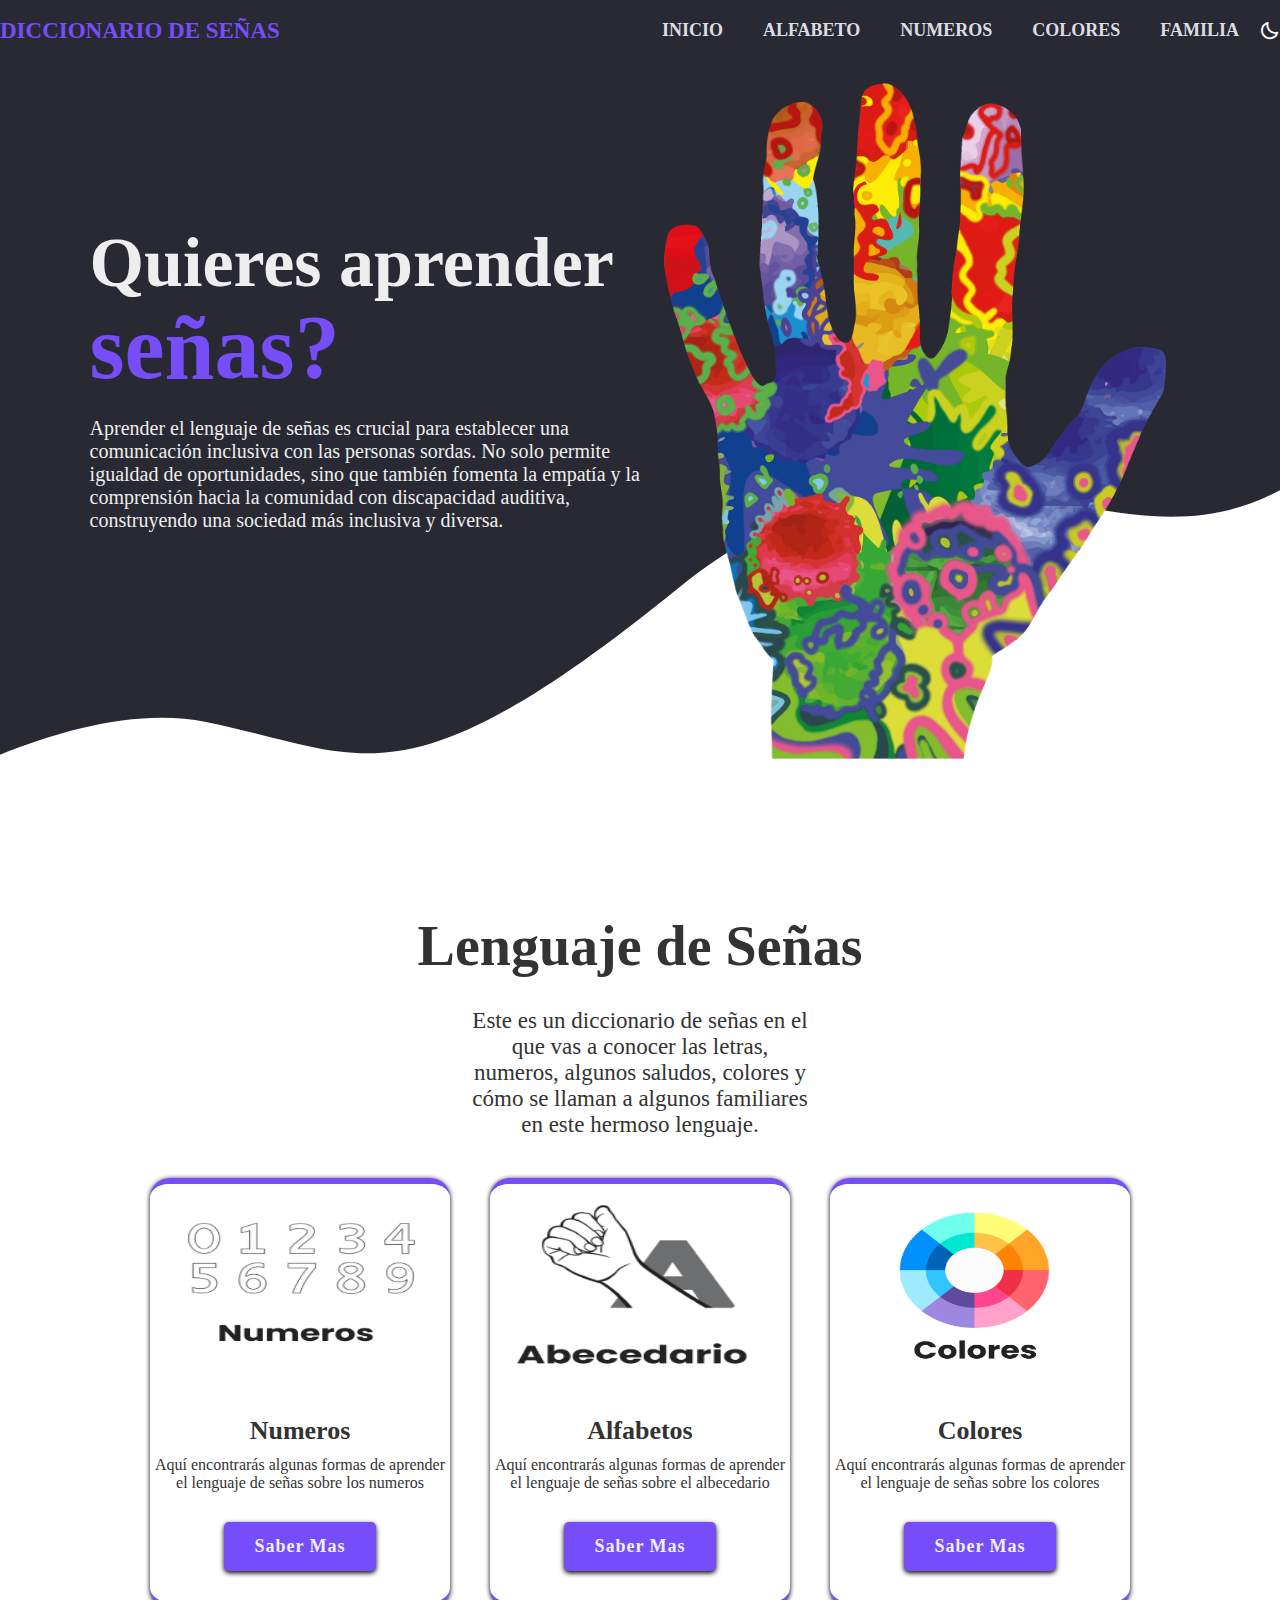
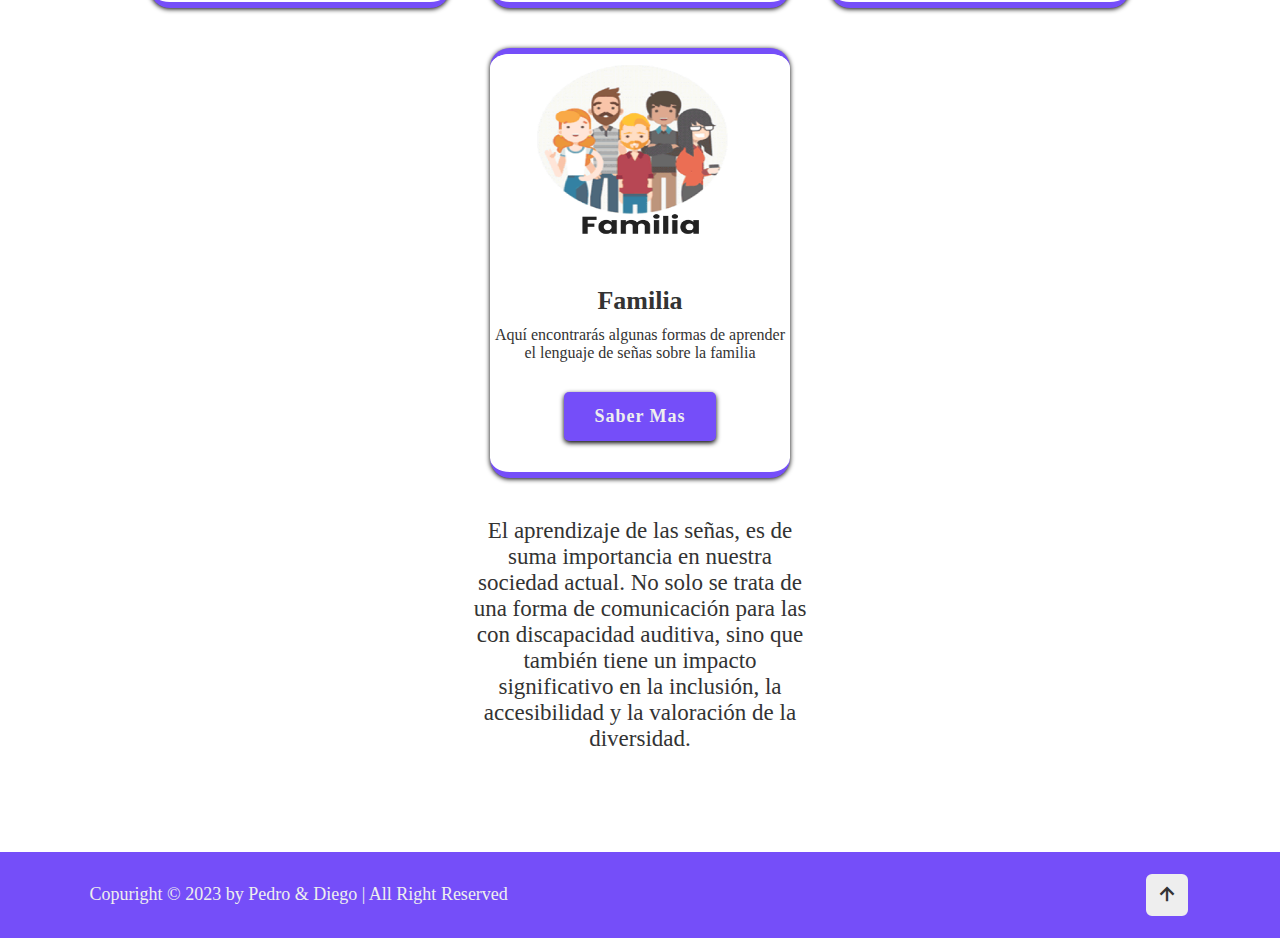
<file: index.html>
<!DOCTYPE html>
<html lang="en">

<head>
    <meta charset="UTF-8" />
    <meta http-equiv="X-UA-Compatible" content="IE=edge" />
    <meta name="viewport" content="width=device-width, initial-scale=1.0" />
    <link rel="stylesheet" href="css/style.css">
    <link href="https://unpkg.com/boxicons@2.1.4/css/boxicons.min.css" rel="stylesheet" />
    <title>Diccionario de señas</title>
</head>

<body>
    <!-- header desing  -->

    <header class="header">
        <div class="menu container">
            <a href="#" class="logo">DICCIONARIO DE SEÑAS</a>
            <input type="checkbox" id="menu" />
            
            <nav class="navbar">
                <ul>
                    <li><a href="index.html" class="active">Inicio</a></li>
                    <li><a href="alfabeto.html">Alfabeto</a></li>
                    <li><a href="numeros.html">Numeros</a></li>
                    <li><a href="colores.html">Colores</a></li>
                    <li><a href="familia.html">Familia</a></li>
                </ul>
            </nav>

            <div class="bx bx-moon" id="darkMode-icon"></div>
            <label for="menu">
                <img src="imagenes/menu.png" class="menu-icono" alt="" />
            </label>
            <!-- <div class="bx bx-menu" id="menu-icon"></div> -->
        </div>

        <div class="header-content container">
            <div class="header-content container">
                <div class="header-txt">
                    <h1>Quieres aprender <span>señas?</span></h1>
                    <p>Aprender el lenguaje de señas es crucial para establecer una comunicación inclusiva con las personas
                        sordas. No solo permite igualdad de oportunidades, sino que también fomenta la empatía y la
                        comprensión hacia la comunidad con discapacidad auditiva, construyendo una sociedad más inclusiva y
                        diversa.
                    </p>
                </div>
                <div class="header-img">
                    <img src="imagenes/header.png" alt="" />
                </div>
            </div>
        </div>

        
    </header>

    <section class="home" id="home">
        <h2 class="heading">Lenguaje de <span>Señas</span></h2>
        <div class="heading-p">
            <p>
                Este es un diccionario de señas en el que vas a conocer las letras,
                numeros, algunos saludos, colores y cómo se llaman a algunos familiares
                en este hermoso lenguaje.
            </p>
        </div>


        <div class="home-container">

            <div class="home-box">
                <img src="imagenes/menu_numero.png" />
                <h3>Numeros</h3>
                <p>Aquí encontrarás algunas formas de aprender el lenguaje de señas sobre los numeros</p>
                <a href="numeros.html" class="btn">Saber Mas</a>
            </div>

            <div class="home-box">
                <img src="imagenes/menu_abc.png" />
                <h3>Alfabetos</h3>
                <p>Aquí encontrarás algunas formas de aprender el lenguaje de señas sobre el albecedario</p>
                <a href="alfabeto.html" class="btn">Saber Mas</a>
            </div>

            <div class="home-box">
                <img src="imagenes/menu_color.png" />
                <h3>Colores</h3>
                <p>Aquí encontrarás algunas formas de aprender el lenguaje de señas sobre los colores</p>
                <a href="colores.html" class="btn">Saber Mas</a>
            </div>

            <div class="home-box">
                <img src="imagenes/menu_famy.png" />
                <h3>Familia</h3>
                <p>Aquí encontrarás algunas formas de aprender el lenguaje de señas sobre la familia</p>
                <a href="familia.html" class="btn">Saber Mas</a>
            </div>
        </div>
        <div class="heading-p">
            <p>
                El aprendizaje de las señas, es de suma importancia en nuestra sociedad actual.
                No solo se trata de una forma de comunicación para las con discapacidad auditiva, sino que también tiene un impacto
                significativo en la inclusión, la accesibilidad y la valoración de la diversidad.
            </p>
        </div>
        
    </section>

    <footer class="footer">
        <div class="footer-text">
            <p>Copuright &copy; 2023 by Pedro & Diego | All Right Reserved</p>
        </div>

        <div class="footer-iconTop">
            <a href="#"><i class='bx bx-up-arrow-alt'></i></a>
        </div>
    </footer>

    <script src="js/script-index.js"></script>
</body>

</html>
</file>
<file: css/style.css>
@import url('https://fonts.googleapis.com/css2?family=Shadows+Into+Light&display=swap');

* {
    margin: 0;
    padding: 0;
    box-sizing: border-box;
    text-decoration: none;
    border: none;
    outline: none;
    list-style: none;
    scroll-behavior: smooth;
    /* font-family: 'Shadows Into Light', cursive; */
}
/* primary: '#F4991A',
secondary: '#E14D2A',
background: '#EEEEEE' */

:root {
    --bg-color: #ffffff;
    --text-color: #333;
    /* --main-color: #F4991A; */
    --main-color: #754ef9;
    --white-color: #EEEEEE;
    --shadow-color: rgba(0, 0, 0, 1);
}

.dark-mode{
    --bg-color: #0b061f;
    --text-color: #fdfdfd;
    --shadow-color: rgba(0, 0, 0, .7);
}

html {
    font-size: 62.5%;
    overflow-x: hidden;
}

body{
    background: var(--bg-color);
    color: var(--text-color);
    margin: 0;
    padding: 0;
}

html,
body {
    /* position: relative; */
    height: 100%;
}
.btn{
    display: inline-block;
    padding: 1.2rem 2.8rem;
    background: var(--main-color);
    color: var(--white-color);
    font-size: 1.8rem;
    font-weight: 600;
    border-radius: .5rem;
    box-shadow: 0 .2rem .5rem var(--shadow-color);
    transition: .5s ease;
    letter-spacing: .1rem;
    border: .2rem solid transparent; 
}

.btn:hover{
    background: transparent;
    color: var(--main-color);
    border-color: var(--main-color);
}

#darkMode-icon{
    font-size: 2.1rem;
    color: var(--bg-color);
    cursor: pointer;
}
.container{
    max-width: 1600px;
    margin: 0 auto;
}

.header{
    display: flex;
    align-items: center;
    min-height: 70vh;
    padding: 2rem 7%;
    background-image: url(../imagenes/bg.svg);
    background-position: center bottom;
    background-size: cover;
    background-repeat: no-repeat;
}

.menu{
    position: absolute;
    top: 0;
    left: 0;
    right: 0;
    display: flex;
    align-items: center;
    justify-content: space-between;
}

.logo{
    color: var(--main-color);
    font-size: 2.3rem;
    font-weight: 800;
    margin-right: auto;
}

.menu .navbar ul li {
    position: relative;
    float: left;
}

.menu .navbar ul li a {
    display: block;
    padding: 20px;
    color: #DCDDE2;
    font-size: 18px;
    font-weight: 600;
    text-transform: uppercase;
    transition: all 0.3s ease;    
}

.menu .navbar ul li a:hover {
    color: var(--main-color);
}

#menu {
    display: none;
}

.menu-icono {
    width: 25px;
}

.menu label {
    cursor: pointer;
    display: none;
}

.header-content{
    display: flex;
}

.header-txt{
    width: 50%;
    padding: 20rem 0 15rem;
}

.header-txt h1 {
    font-size: 70px;
    line-height: 85px;
    color: var(--white-color);
    margin-bottom: 20px;
}

.header-txt span {
    font-size: 90px;
    color: var(--main-color);
}

.header-txt p {
    font-size: 20px;
    color: var(--white-color);
    margin-bottom: 30px;
}

.header-img {
    width: 50%;
    text-align: center;
}

.header-img img {
    width: 550px;
}

/* HOME */
.heading{
    font-size: 5.6rem;
    text-align: center;
    margin-bottom: 2rem;
}

.heading-p{
    margin: 0 10rem;
    text-align: center;
    margin-top: 3rem;
}

.heading-p p{
    font-size: 2.3rem;
    margin: 2rem 30rem 3rem;
}

/* .heading-p-container p{
    font-size: 2.4rem;
    text-align: center;
    justify-content: center;
    margin-top: 3rem;
} */

.home{
    min-height: auto;
    padding: 7rem;
    /* background-color: #40D3DC; */
}


.home .home-container{
    display: flex;
    flex-wrap: wrap;
    justify-content: center;
    align-items: center;
    gap: 2rem;
}


.home-container{
    width: 100%;
    max-width: 1600px;
    /* height: 100rem; */
    margin: auto;
    /* background-color: #333; */
}


.home-container .home-box{
    height: 43rem;
    flex: 0 1 30rem;
    margin: 1rem;
    background-color: var(--bg-color);
    border-radius: 2rem;
    /* padding: 3rem 2rem 4rem; */
    box-shadow: 0 .1rem .5rem var(--shadow-color);
    text-align: center;
    border-top: .6rem solid var(--main-color);
    border-bottom: .6rem solid var(--main-color);
    transition: all 0.25s;
    overflow: hidden;
    transition: .5s ease;
}

.home-container .home-box:hover{
    /* transform: translateY(-15px); */
    box-shadow: 0 .1rem 2rem var(--shadow-color);
    transform: scale(1.02);
}

.home-container .home-box img{
    width: 300px;
    height: 220px;
}

.home-container .home-box h3{
    /* font-weight: 600; */
    margin-top: 1rem;
    font-size: 2.6rem;
    transition: .5s ease;
}

.home-container .home-box:hover h3{
    color: var(--main-color);
}



.home-container .home-box p{
    font-size: 1.6rem;
    margin: 1rem 0 3rem;
}

/* .home-container .home-box a {
    margin-top: 1rem;
} */


/* footer */

.footer{
    display: flex;
    justify-content: space-between;
    align-items: center;
    flex-wrap: wrap;
    padding: 2rem 7%;
    background: var(--main-color);
}

.footer-text p{
    font-size: 1.8rem;
    color: var(--white-color);
}

.footer-iconTop a{
    display: inline-flex;
    justify-content: center;
    align-items: center;
    padding: .8rem;
    background: var(--white-color);
    border-radius: .8rem;
    border: .2rem solid var(--main-color);
    outline: .2rem solid transparent;
    transition: .5s ease;
}

.footer-iconTop a:hover{
    outline-color: var(--white-color);
}

.footer-iconTop a i{
    font-size: 2.6rem;
    color: var(--text-color);
}



/* BREAKPOINTS */


@media (max-width: 1200px) {
    html{
        font-size: 55%;
    }
    section{
        padding: 10rem 3% 2rem;
    }
    .header-txt p{
        font-size: 2rem;
    }
    .logo{
        margin-left: 2rem;
    }
    #darkMode-icon{
        margin-right: 2rem;
    }
    .heading-p p{
        margin: 2rem 10rem 3rem;
        font-size: 3rem;
    }
    .home-container .home-box{
        margin: 0 2rem 2rem 8rem;
        height: 50rem;
    }

    .home-container .home-box img{
        width: 260px;
        height: 220px;
    }
    .home-container .home-box h3{
        font-size: 2.5rem;
    }
    
    .home-container .home-box p{
        font-size: 2rem;
    }
}


@media (max-width:991px) {
    .menu {
        padding: 30px;
    }

    .menu label {
        margin-left: 10px;
        display: initial;
    }

    .menu .navbar {
        position: absolute;
        top: 100%;
        left: 0;
        right: 0;
        background-color: #303030;
        display: none;
    }

    .menu .navbar ul li {
        width: 100%;
    }

    #menu:checked ~ .navbar{
        display: initial;
    }

    .header {
        min-height: 0vh;
    }

    .header-content {
        flex-direction: column;
        padding: 30px 30px 50px 30px;
        text-align: center;
    }

    .header-txt {
        width: 100%;
        padding: 10rem 0 5rem;
    }

    .header-txt p {
        font-size: 2rem;
    }

    .header-img{
        width: 100%;
    }

    .header-img img{
        width: 80%;
    }

    .heading{
        font-size: 4.5rem;
    }
    .heading-p p{
        margin: 1rem 0 2rem;
        font-size: 2.5rem;
        text-align: center;
    }


    .home-container .home-box{
        height: 45rem;
    }

    .home-container .home-box h3{
        font-size: 2rem;
    }
    
    .home-container .home-box p{
        font-size: 1.8rem;
    }

    .footer{
        padding: 2rem;
    }

}

@media (max-width: 845px){
    .heading{
        margin-bottom: 3rem;
    }

    .home-container .home-box{
        margin: 0;
    }
}

@media (max-width: 670px) {
    .logo{
        margin-left: 0;
        font-size: 2rem;
    }
    .header-txt h1{
        font-size: 5rem;
    }
    .header-txt span{
        font-size: 7rem;
    }
    .header-txt p{
        font-size: 1.5rem;
    }
    .heading{
        font-size: 3.5rem;
    }
    .heading-p p{
        margin: 0.5rem 0 2rem;
        font-size: 2rem;
        text-align: justify;
    }
}

@media (max-width: 375px){
    .footer{
        flex-direction: column-reverse;
    }
    .footer-txt{
        text-align: center;
        margin-top: 2rem;
    }
    .heading{
        margin-bottom: 10rem;
    }
    .home-container{
        margin-top: 10rem;
        margin-bottom: 10rem;
    }
    .heading-p p{
        margin: -5rem;
    }
    .logo{
        font-size: 1.8rem;
    }
    .header-img img{
        width: 100%;
    }
}
</file>
